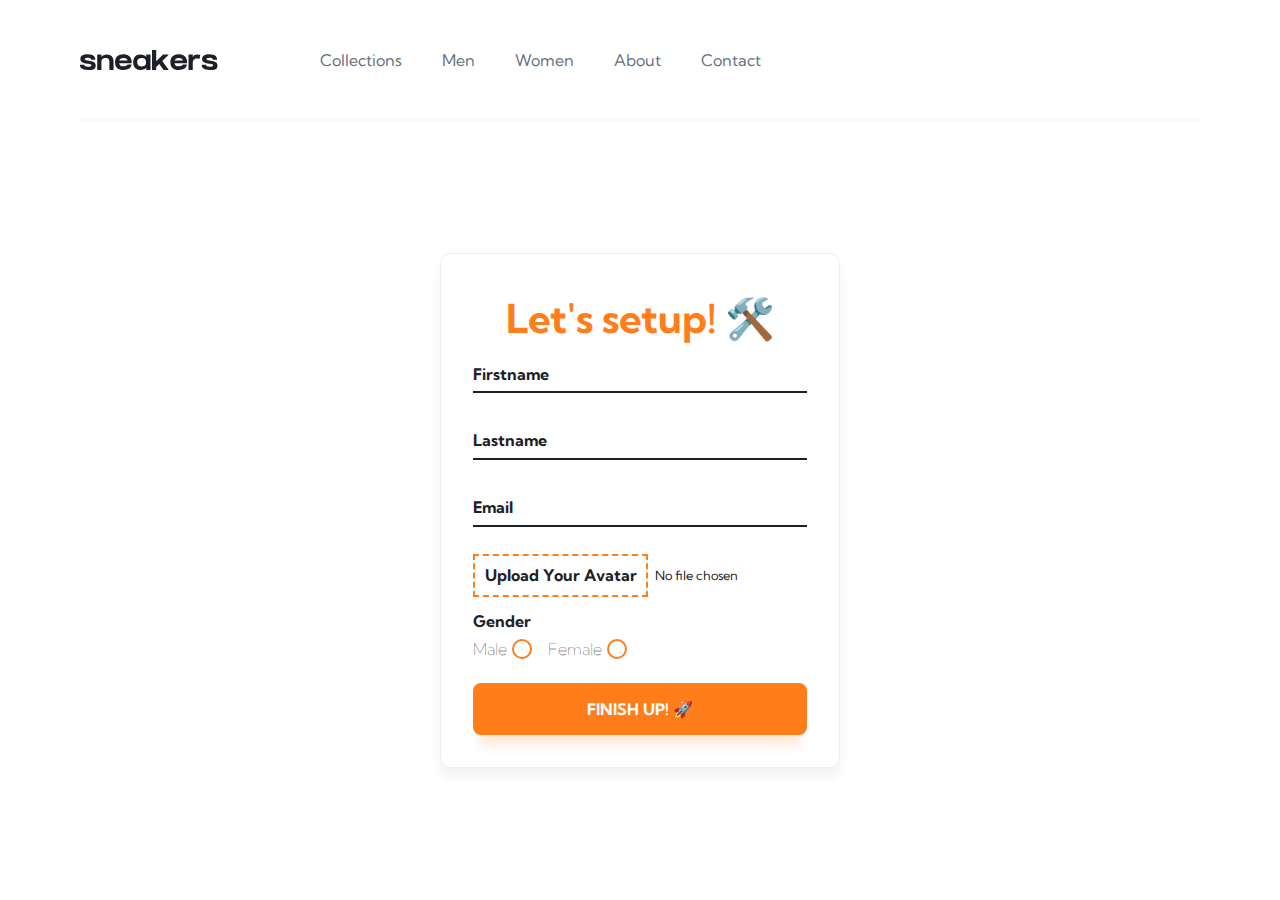
<file: index.html>
<!DOCTYPE html>
<html lang="en">
<head>
    <meta charset="UTF-8">
    <meta name="viewport" content="width=device-width, initial-scale=1.0">
    <meta name="description" content="This is an E-commerce website, that sells sneakers. You can make orders and also add items to cart. Create an account with us, to get latest sneakers.">
    <meta name="keywords" content="sneakers E-commerce shoes online-stores">
    

    <link rel="icon" type="image/png" sizes="32x32" href="./images/favicon-32x32.png">
    <link rel="preconnect" href="https://fonts.googleapis.com">
    <link rel="preconnect" href="https://fonts.gstatic.com" crossorigin>
    <link href="https://fonts.googleapis.com/css2?family=Kumbh+Sans:wght@400;700&display=swap" rel="stylesheet">

    <link rel="stylesheet" href="setup.css">
    <title>Sneakers || Set Up!</title>
</head>
<body>
    <header>
        <input type="checkbox" id="nav-toggle">
        <label for="nav-toggle" class="toggle-label">
          <span id="label-span"> </span>
        </label>
        <svg class="logo" xmlns="http://www.w3.org/2000/svg"><path d="M8.217 20c4.761 0 7.519-.753 7.519-4.606 0-3.4-3.38-4.172-6.66-4.682l-.56-.085-.279-.041-.35-.053c-2.7-.405-3.18-.788-3.18-1.471 0-.478.49-1.331 2.843-1.331 2.455 0 3.493.647 3.493 1.87v.134h4.281v-.133c0-2.389-1.35-5.238-7.774-5.238-5.952 0-7.201 2.584-7.201 4.752 0 3.097 2.763 4.086 7.223 4.675.21.028.433.054.659.081 1.669.197 3.172.42 3.172 1.585 0 1.01-1.615 1.222-3.298 1.222-2.797 0-3.784-.593-3.784-1.92v-.134H.002L0 14.926v.317c.008.79.118 1.913 1.057 2.862C2.303 19.362 4.712 20 8.217 20Zm13.21 0v-7.49c0-2.104.547-4.423 4.176-4.423 3.915 0 3.778 2.777 3.768 4.042V20h4.18v-7.768c0-2.264-.176-7.766-6.732-7.766-2.778 0-4.192.911-5.195 2.28h-.197V4.467H17.22V20h4.207Zm21.959 0c5.094 0 7.787-2.07 8.217-5.405H47.53c-.386 1.02-1.63 1.72-4.143 1.72-2.721 0-3.962-1.03-4.25-3.106h12.527c.24-2.13-.029-5.417-3.026-7.44v.005c-1.312-.915-3.056-1.465-5.251-1.465-5.24 0-8.336 2.772-8.336 7.845 0 5.17 3.02 7.846 8.336 7.846Zm4.099-9.574h-8.188c.486-1.574 1.764-2.431 4.089-2.431 2.994 0 3.755 1.267 4.099 2.431ZM70.499 20V4.457H66.29V6.74h-.176c-1.053-1.377-2.809-2.283-5.677-2.283-6.433 0-7.225 5.293-7.253 7.635v.137c0 2.092.732 7.771 7.241 7.771 2.914 0 4.684-.818 5.734-2.169h.131V20H70.5Zm-8.854-3.623c-3.996 0-4.447-3.032-4.447-4.148 0-1.21.426-4.148 4.455-4.148 3.631 0 4.374 2.044 4.374 4.148 0 2.35-.742 4.148-4.382 4.148ZM88.826 20l-6.529-9.045 6.588-6.488h-5.827l-6.836 6.756V0h-4.187v19.954h4.187V16.94l3.02-2.976L83.6 20h5.226Zm9.9 0c5.094 0 7.786-2.07 8.217-5.405h-4.074c-.387 1.02-1.63 1.72-4.143 1.72-2.721 0-3.962-1.03-4.25-3.106h12.527c.24-2.13-.029-5.417-3.026-7.44v.005c-1.312-.915-3.057-1.465-5.251-1.465-5.24 0-8.336 2.772-8.336 7.845 0 5.17 3.02 7.846 8.336 7.846Zm4.098-9.574h-8.187c.485-1.574 1.763-2.431 4.089-2.431 2.994 0 3.755 1.267 4.098 2.431ZM112.76 20v-6.97c0-2.103.931-4.542 4.05-4.542 1.33 0 2.393.236 2.785.346l.67-3.976c-.728-.16-1.626-.392-2.757-.392-2.665 0-3.622.794-4.486 2.282h-.262V4.466h-4.21V20h4.21Zm17.221 0c4.761 0 7.519-.753 7.519-4.606 0-3.4-3.38-4.172-6.66-4.682l-.56-.085-.279-.041-.349-.053c-2.701-.405-3.181-.788-3.181-1.471 0-.478.49-1.331 2.843-1.331 2.455 0 3.493.647 3.493 1.87v.134h4.282v-.133c0-2.389-1.35-5.238-7.775-5.238-5.952 0-7.201 2.584-7.201 4.752 0 3.097 2.763 4.086 7.224 4.675.21.028.432.054.658.081 1.669.197 3.172.42 3.172 1.585 0 1.01-1.615 1.222-3.298 1.222-2.796 0-3.784-.593-3.784-1.92v-.134h-4.319l-.001.301v.317c.008.79.117 1.913 1.056 2.862 1.246 1.257 3.655 1.895 7.16 1.895Z" fill="#1D2026" fill-rule="nonzero"/></svg>
        <nav>
          <ul>
            <li><a href="#">Collections</a></li>
            <li><a href="#">Men</a></li>
            <li><a href="#">Women</a></li>
            <li><a href="#">About</a></li>
            <li><a href="#">Contact</a></li>
          </ul>
        </nav>
    </header>

    <div class="setup-cont">
        <div class="login-box">
            <h1>Let's setup! 🛠️</h1>
            <form action="main.html" target="_self" method="get">
                <div class="user-box">
                    <input type="text" id="firstname" name="Firstname" required="">
                    <label for="firstname">Firstname</label>
                </div>

                <div class="user-box">
                    <input type="text" id="Lastname" name="Lastname" required="">
                    <label for="Lastname">Lastname</label>
                </div>

                <div class="user-box" id="email-cont">
                    <input type="email" id="email" name="Email" required="">
                    <label class="xx-label" for="email">Email</label>
                    <span class="alert"></span>
                </div>
                
                <div class="file-cont">
                    <div class="file-child">
                        <label class="fileTag" for="avatar">Upload Your Avatar</label>
                        <input  type="file" name="avatar" id="avatar" required="" >
                    </div>
                    <span class="filetext">
                        No file chosen
                    </span>
                </div>

                <section>
                    <div>
                        <span id="gender">Gender</span>
                     </div>
                    <div>
                        <label class="checkCont" for="male">Male
                            <input type="radio" name="gender" id="male" value="Male" required="">
                            <span class="checkmark"></span>
                        </label>
                        <label class="checkCont" for="female">Female
                            <input type="radio" name="gender" id="female" value="Female" required="">
                            <span class="checkmark"></span>
                        </label>
                    </div>
                </section>
                <button class="submit-btn" type="submit">Finish up! 🚀</button>
            </form>
        </div>
    </div>

    <div class="cover"></div>
    <script src="https://ajax.googleapis.com/ajax/libs/jquery/3.7.0/jquery.min.js"></script>
    <script src="script.js"></script>
</body>
</html>
</file>
<file: setup.css>
:root{
    font-size: 16px;
    font-family: Kumbh Sans;
}


body{
    margin: 0;
    box-sizing: border-box;
    height: 100vh;
    display: flex;
    flex-direction: column;
    background: hsla(0, 0%, 100%, 0.987);
}


header,  
header section{
    display: flex;
    align-items: center;
}

header{
    gap: 1rem;
    border-bottom: 2px solid hsl(223, 64%, 98%);
    position: relative;
    padding: 1.3rem;
}

header svg{
    margin: auto;
}

.logo{
    width: 200px;
    height: 20px;
}

nav{
    width: 60%;
    height: 1200px;
    position: absolute;
    top: 0;
    left: 0;
    transform: scale(0,1);
    transform-origin: left;
    transition-property: transform;
    transition-duration: 800ms;
    transition-timing-function: ease-in-out;
    background-color: rgb(255, 255, 255);
    z-index: 999;
    padding: 6rem 0rem 0rem;
}

nav ul{
    display: flex;
    flex-direction: column;
}

#nav-toggle:checked ~ nav {
    transform: scale(1,1);
    transition-property: transform;
    transition-duration: 400ms;
    transition-timing-function: ease-in-out;
  }

#nav-toggle:checked ~ nav a{
    opacity: 1;
    transition-property: opacity;
    transition-duration: 250ms;
    transition-timing-function: ease-in-out;
    transition-delay: 200ms;
}

#nav-toggle {
    display: none;
}

.toggle-label {
   width: max-content;
   display: flex;
   align-items: center;
   justify-content: flex-start;
   z-index: 1000;
}

#label-span {
    width: 1.3rem;
    border-radius: 5px;
    height: 1px;
    display: flex;
    align-items: center;
    justify-content: center;
    position: relative;
    background-color: hsl(192, 100%, 9%);
    transition-property: width;
    transition-duration: 50ms;
    transition-timing-function: linear;
}

#label-span::before {
    content: " ";
    width: 1.3rem;
    border-radius: 5px;
    height: 1px;
    background-color: hsl(192, 100%, 9%);
    position: absolute;
    right: 0;
    left: 0;
    top: 8px;
    transition-property: transform width;
    transition-duration: 150ms;
    transition-timing-function: ease-in-out;
}

#label-span::after{
    content: " ";
    width: 1.3rem;
    border-radius: 5px;
    height: 1px;
    background-color: hsl(192, 100%, 9%);
    position: absolute;
    right: 0;
    left: 0;
    bottom: 8px;
    transition-property: transform;
    transition-duration: 150ms;
    transition-timing-function: ease-in-out;
}

#nav-toggle:checked~ .toggle-label>#label-span {
    width:0rem;
} 

#nav-toggle:checked~.toggle-label>#label-span::before {
    transform: rotate(44deg);
    top: 0;
    right: 0;
}

#nav-toggle:checked~.toggle-label>#label-span::after {
    transform: rotate(135deg);
    bottom: 0;
}

header section{
   gap: 1rem;
   margin-left: auto;
}

nav ul{
    list-style: none;
    margin: 0;
    padding: 0rem;
    gap: 1.5rem; 
}

nav ul li{
    display: block;
    box-sizing: border-box;
    position: relative;
    padding: 0rem 0rem 0rem 2rem;
}

nav ul li a{
    text-decoration: none;
    color: hsl(220, 13%, 13%);
    font-weight: 700;
    display: block;
    height: 100%;
    opacity: 0;
    transition-property: opacity;
    transition-duration: 250ms;
    transition-timing-function: ease-in;
    transition-delay: 50ms;
}

h1{
    color: hsl(26, 100%, 55%);
    margin: 0.5rem 0rem;
    text-align: center;
    font-weight: 700;
    font-size: 2.5rem;
}

.setup-cont{
    display: flex;
    justify-content: center;
    align-items: center;
    width: 100%;
    height: 100%;
    margin: 5rem 0rem;
}

.login-box {
    width: 400px;
    padding: 2rem;
    background: hsla(0, 0%, 100%, 0.987);
    box-sizing: border-box;
    box-shadow: 0 10px 10px rgba(160, 156, 156, 0.123);
    border: 1px solid rgba(160, 156, 156, 0.178);
    border-radius: 10px;
}

form{
    font-size: 1rem;
    color: hsl(220, 13%, 13%);
}

label,#gender{
    font-weight: bold;
}
  
.login-box .user-box {
    position: relative;
}

.login-box .user-box input{
    position: relative;
}
  
.login-box .user-box input {
    width: 100%;
    padding: 0.8rem 0;
    color: hsl(220, 13%, 13%);
    margin-bottom: 1.5rem;
    border: none;
    border-bottom: 2px solid hsl(220, 13%, 13%);
    outline: none;
    background: transparent;
}

.login-box .user-box input:focus{
    border-bottom: 2px solid hsl(26, 100%, 55%);
}
  
.login-box .user-box input + label{
    position: absolute;
    top: 0;
    left: 0;
    padding: 0.8rem 0;
    color: hsl(220, 13%, 13%);
    transition: .5s;
}
  
.login-box .user-box input:focus + label,
.login-box .user-box input:valid + label {
    top: -20px;
    left: 0;
    color: #bdb8b8;
    font-size: 0.8rem;
    font-weight: lighter;
}

#email-cont input{
    margin-bottom: 0.2rem;
}

.alert{
    font-size: 0.6rem;
    color: red;
    display: block;
    margin-bottom: 1.5rem;
}
  
.file-child{
    display: grid;
    gap: 0.5rem;
}

input[type = "radio"]{
    opacity: 0;
}

.checkCont{
    position: relative;
    font-weight: lighter;
}

.checkmark{
    position: absolute;
    width: 1rem;
    height: 1rem;
    border-radius: 50%;
    border: 2px solid hsl(26, 100%, 55%);
    right: 0;
}

input[type = "radio"]:checked + .checkmark{
    border: 2px solid hsl(0, 0%, 100%);
    background-color: hsl(220, 13%, 13%);
}

input[type = "file"]{
    display: none;
}

.file-cont{
    display: flex;
    flex-wrap: wrap;
    align-items: center;
    gap: 0.4rem;
}

.filetext{
    display: block;
    font-size: 0.8rem;
}

.fileTag{
    width: max-content;
    padding: 0.6rem;
    border: dashed 2px hsl(26, 100%, 55%);
    cursor: pointer;
}

form section{
    margin-top: 0.9rem;
    display: grid;
    gap: 0.5rem;
}


form section div:nth-child(2){
    display: flex;
    gap: 1rem;
}

button{
    margin-top: 1.5rem;
    width: 100%;
    padding: 1rem;
    cursor: pointer;
    border: 0;
    background-color: hsl(26, 100%, 55%);
    border-radius: 0.5rem;
    box-shadow:
     0px 3.4px 2.7px -7px hsl(26, 100%, 55%, 0.022),
     0px 8.7px 6.9px -7px hsl(26, 100%, 55%, 0.031),
     0px 12.7px 7.2px -7px hsl(26, 100%, 55%, 0.039),
     0px 18.5px 9px -7px hsl(26, 100%, 55%, 0.048),
     0px 20px 11px -7px hsl(26, 100%, 55%, 0.07)
    ;
    font-size: 1rem;
    color: white;
    text-transform: uppercase;
    font-weight: 700;
    transition-property: background-color;
    transition-duration: 200ms;
    transition-timing-function: ease-in-out;
    font-family: Kumbh Sans;
}

button:active{
    background-color: hsl(26, 100%, 65%);
}

.cover {
    display: none;
    position: fixed;
    top: 0rem;
    left: 0;
    height: 0;
    width: 0;
    z-index: -1;
}

.covering{
    display: block;
    position: fixed;
    top: 0rem;
    left: 0;
    height: 100%;
    width: 100%;
    z-index: 100;
    background-color: rgba(0, 0, 0, 0.664);
    animation-name: bck;
    animation-duration: 500ms;
    animation-timing-function: ease-in;  
    animation-fill-mode: backwards;
}

@keyframes bck {
    0%{
        background-color: rgba(58, 57, 57, 0.664);
    }

    25%{
        background-color: rgba(32, 32, 32, 0.664);
    }
   
    50%{
        background-color: rgba(48, 47, 47, 0.664);
    }

    75%{
        background-color: rgba(34, 34, 34, 0.664);
    }
   
    100%{
        background-color: rgba(0, 0, 0, 0.664);
    }
}

@media all and (min-width: 768px){
    body{
        padding: 0rem 3rem;
    }

    header{
        gap: 1.5rem;
        padding: 0rem;
    }

    header svg{
        margin: 1.6rem 0rem;

    }

    .toggle-label {
        display: none;
    }

    nav{
        all: unset;
        display: flex;
        flex-direction: row;
        align-items: center;
        padding: 0rem;
    }

    nav ul {
        all: unset;
        display: flex;
        align-items: center;
    }

    header section{
        gap: 1rem;
        margin: 1.6rem 0rem 1.6rem auto;
    }

    nav ul{
        gap: 1.5rem; 
    }

    nav ul li{
        padding: 3.1rem 0rem;
    }

    nav ul li a{
        text-decoration: none;
        color: hsl(219, 9%, 45%);
        font-weight: 400;
        opacity: 1;
        font-family: Kumbh Sans;
    }

    nav ul li:hover a{
        color: hsl(220, 13%, 13%);
    }

    .covering{
        display: none;
    }

}

@media all and (max-width: 500px){
    h1{
        font-size: 2rem;
    }
}

@media all and (min-width: 1024px){
    body{
        padding: 0rem 5rem;
    }

    header{
        gap: 2.5rem;
    }

    header section{
        gap: 2rem;
    }

    nav ul{
        gap: 2.5rem; 
    }

}

@media all and (min-width: 1440px){
    body{
        padding: 0rem 10rem;
    }

    header{
        gap: 3.5rem;
    }

    header section{
        gap: 2.5rem;
        margin: 1.6rem 0rem 1.6rem auto;
     }

    nav ul{
        gap: 3rem; 
    }
    
}

@media all and (max-width: 300px){
    header{
        padding: 0.7rem;
    }

    header section{
        gap: 0.5rem;
     }
}
</file>
